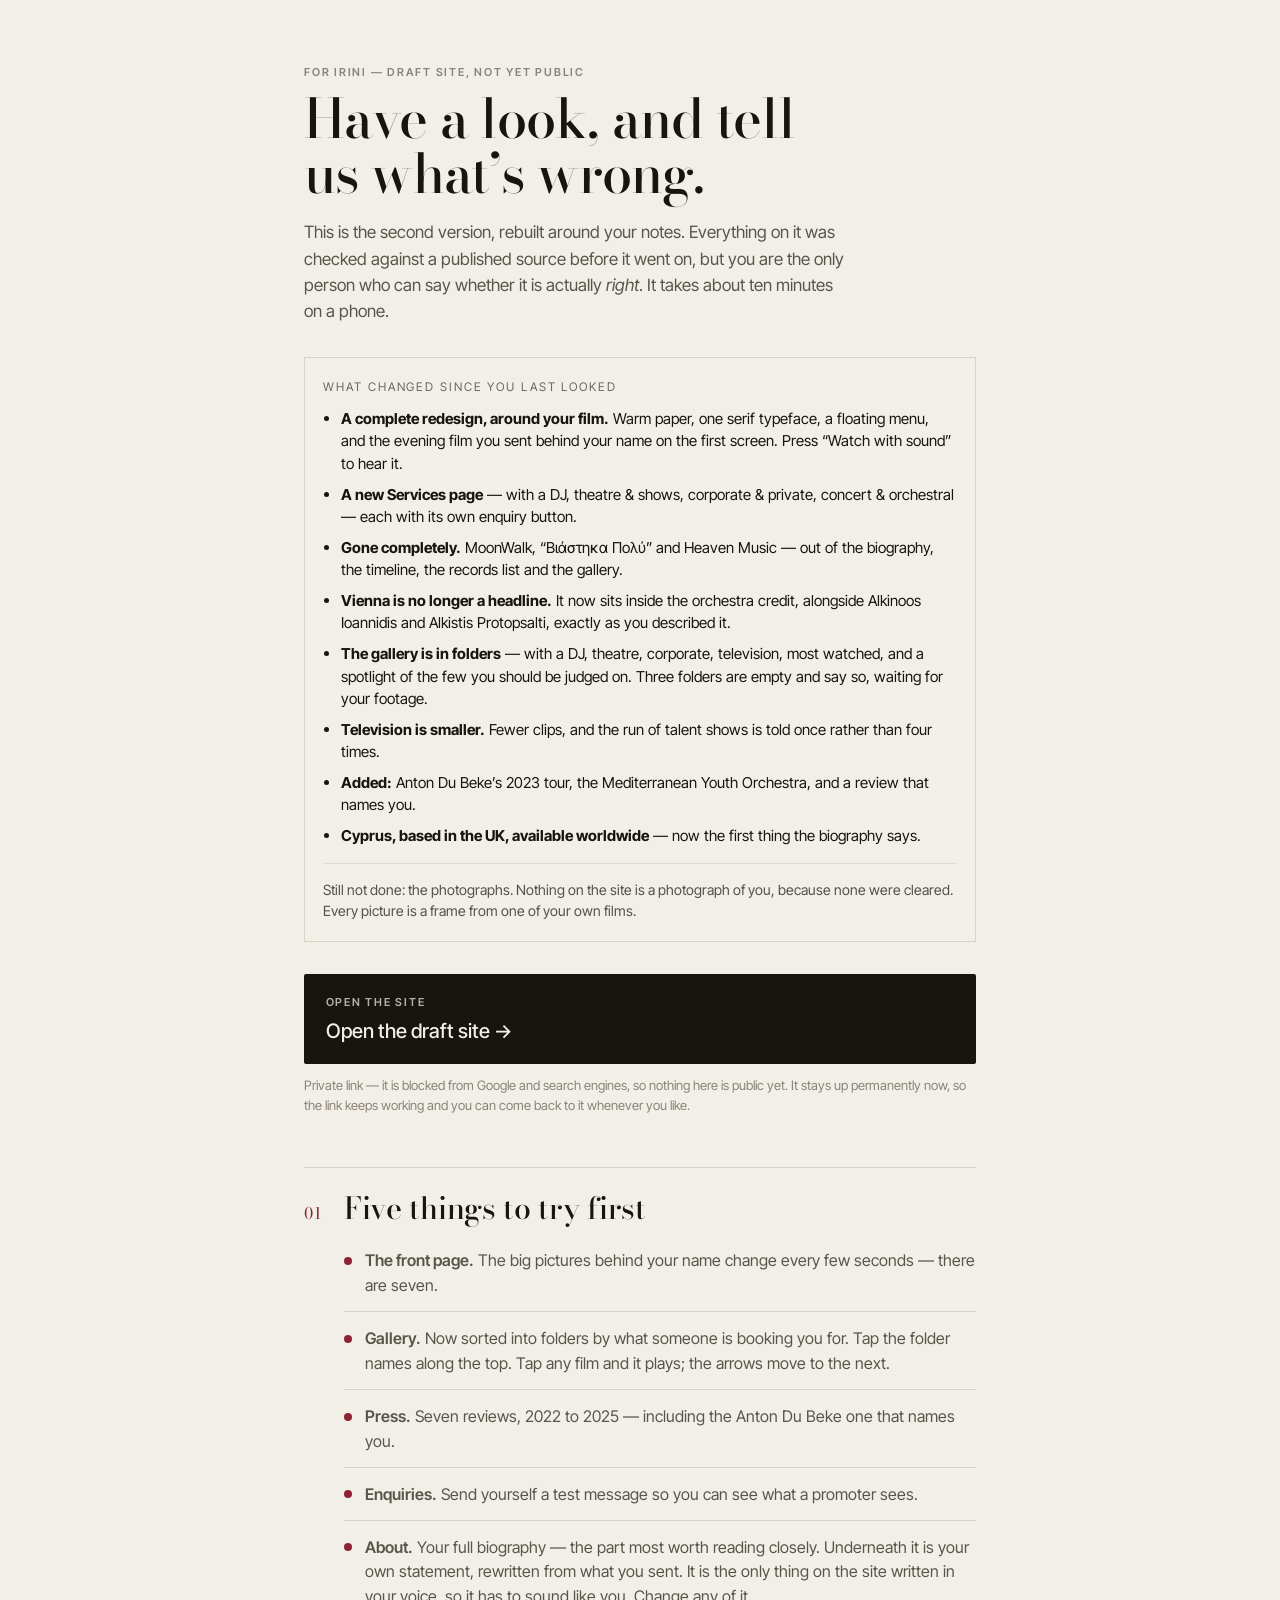
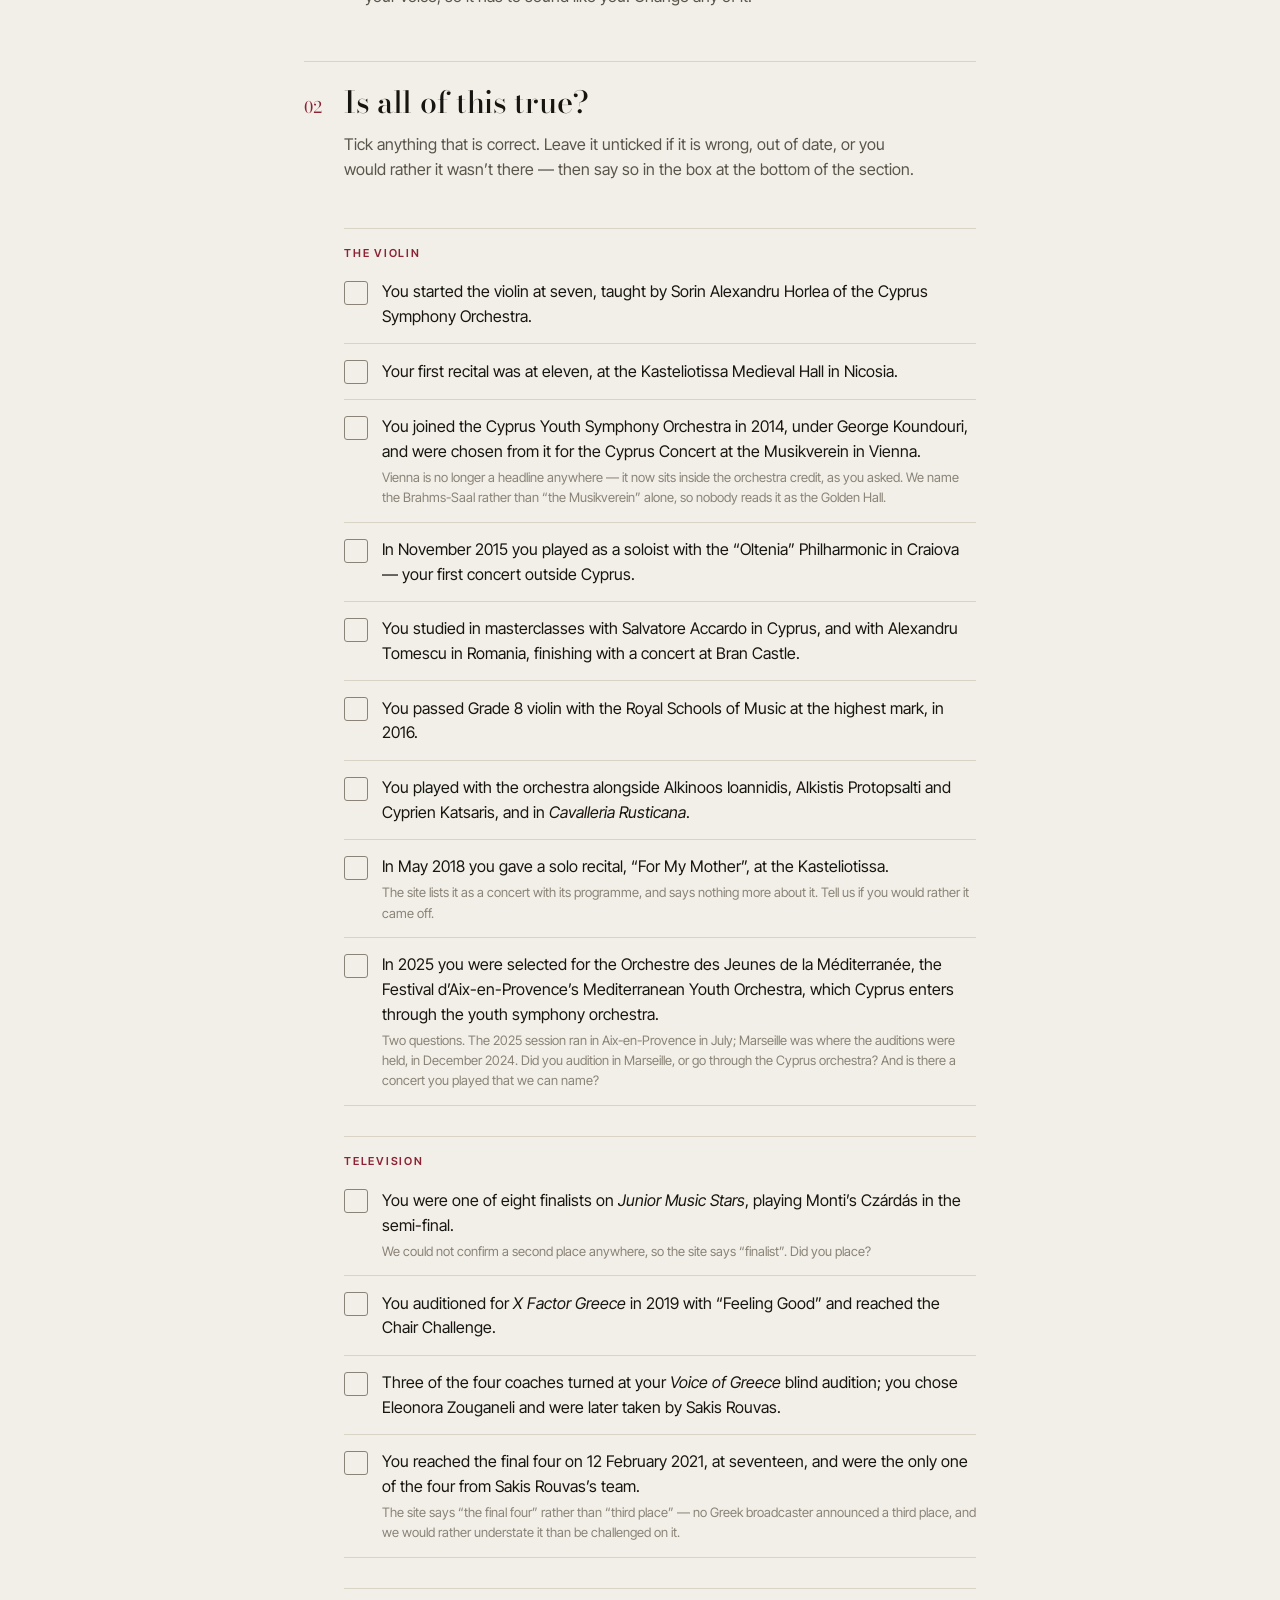
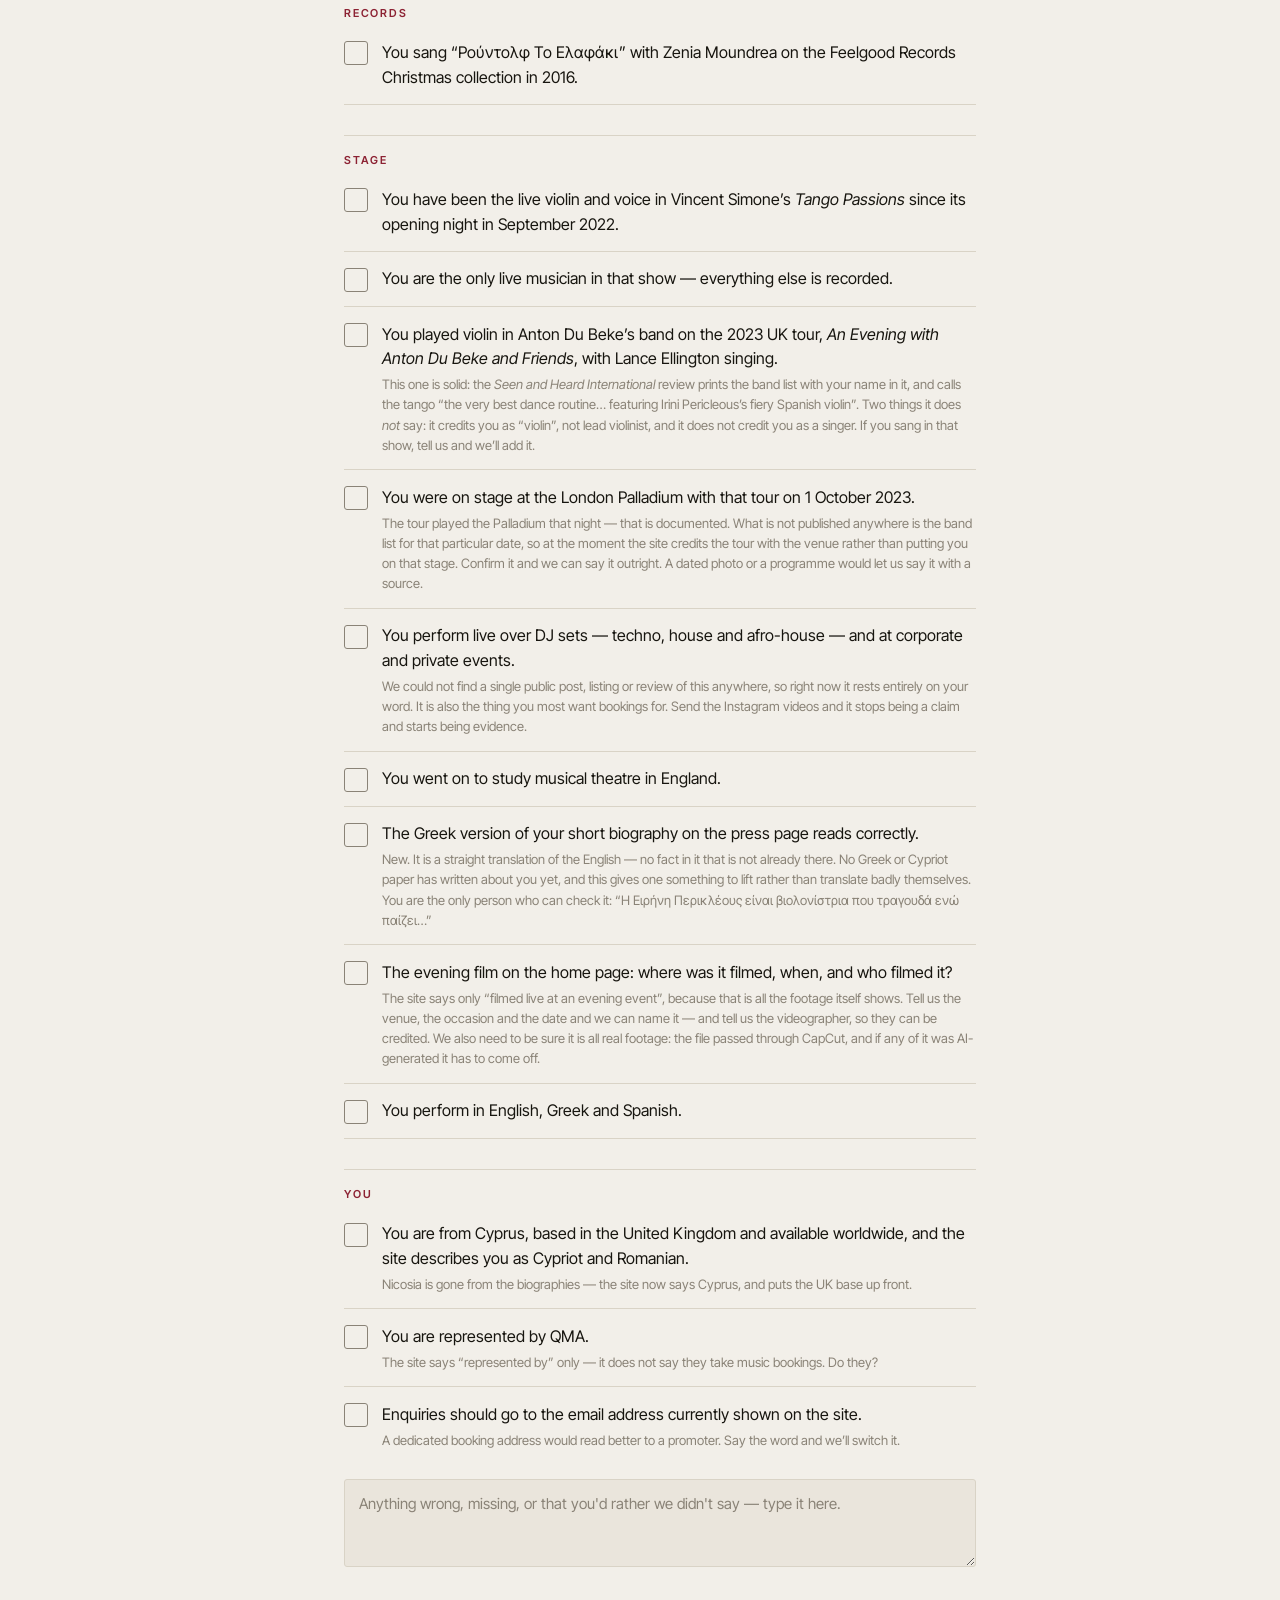
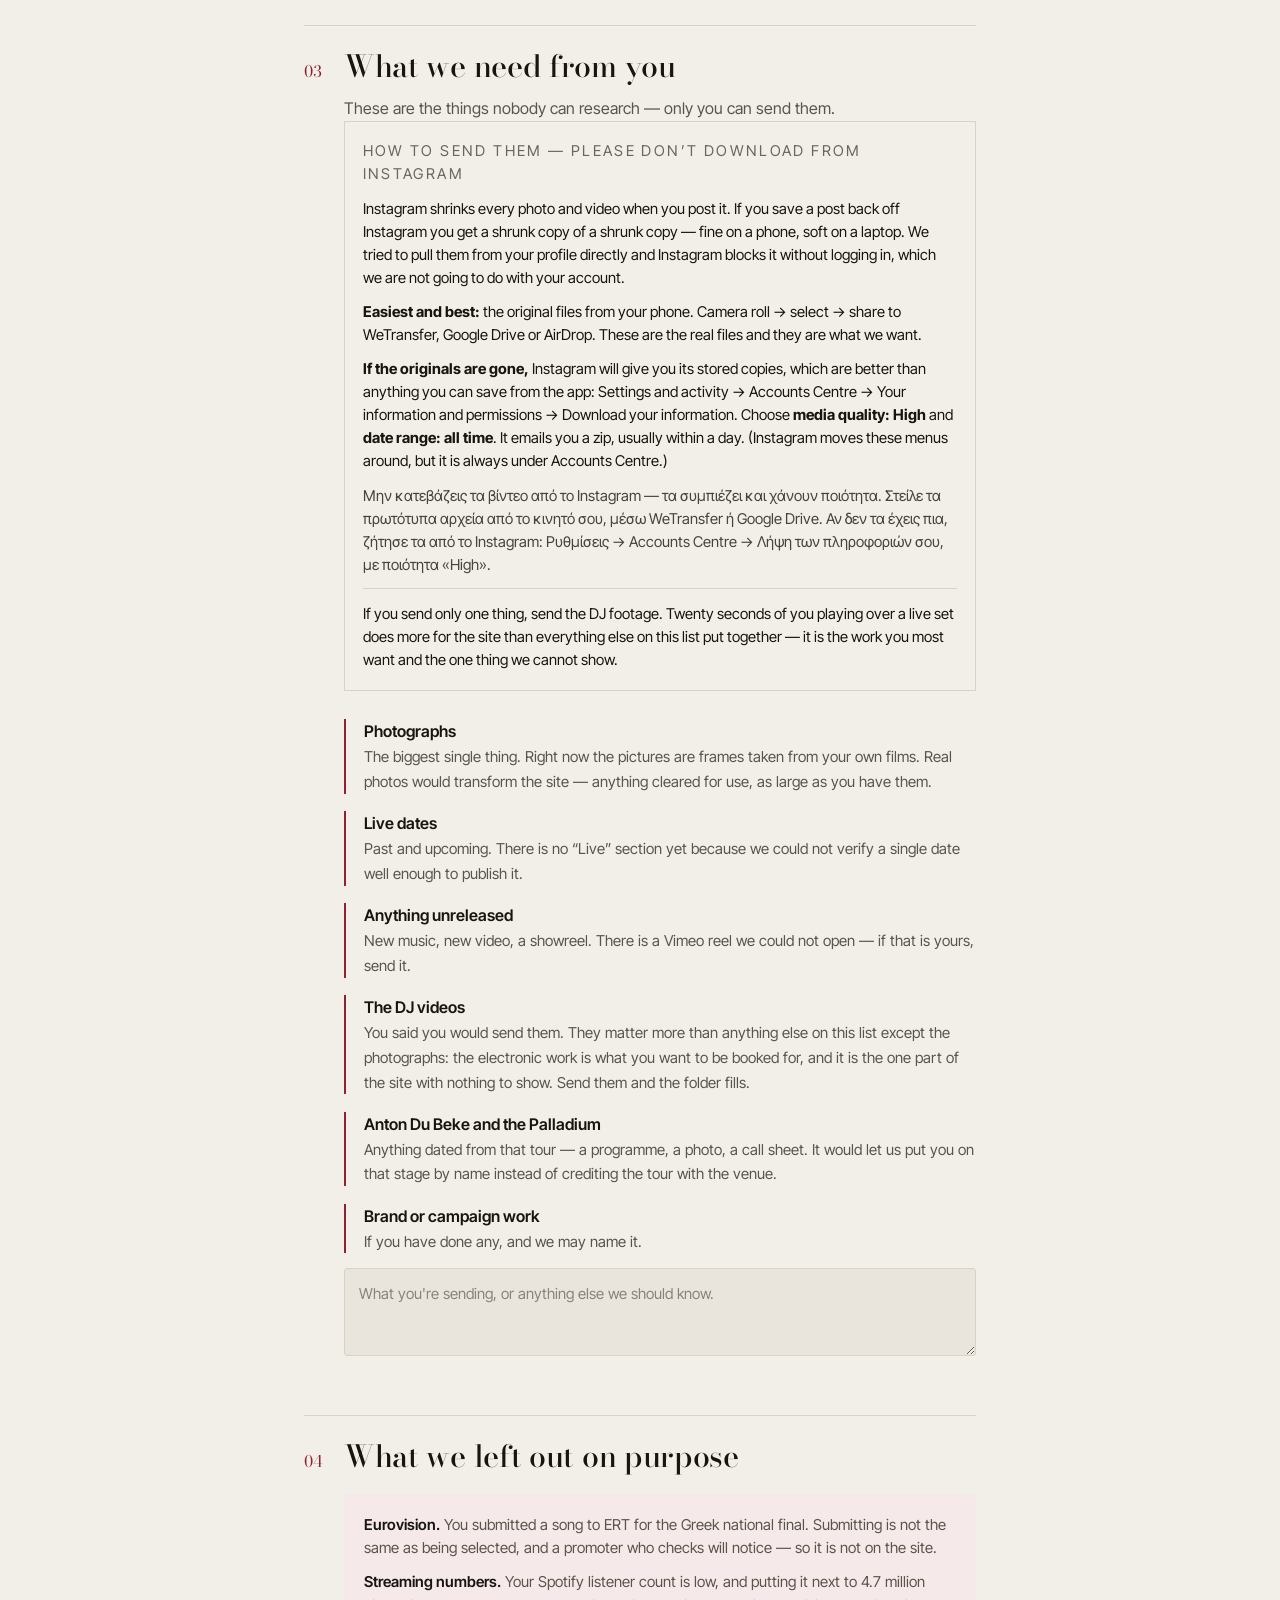
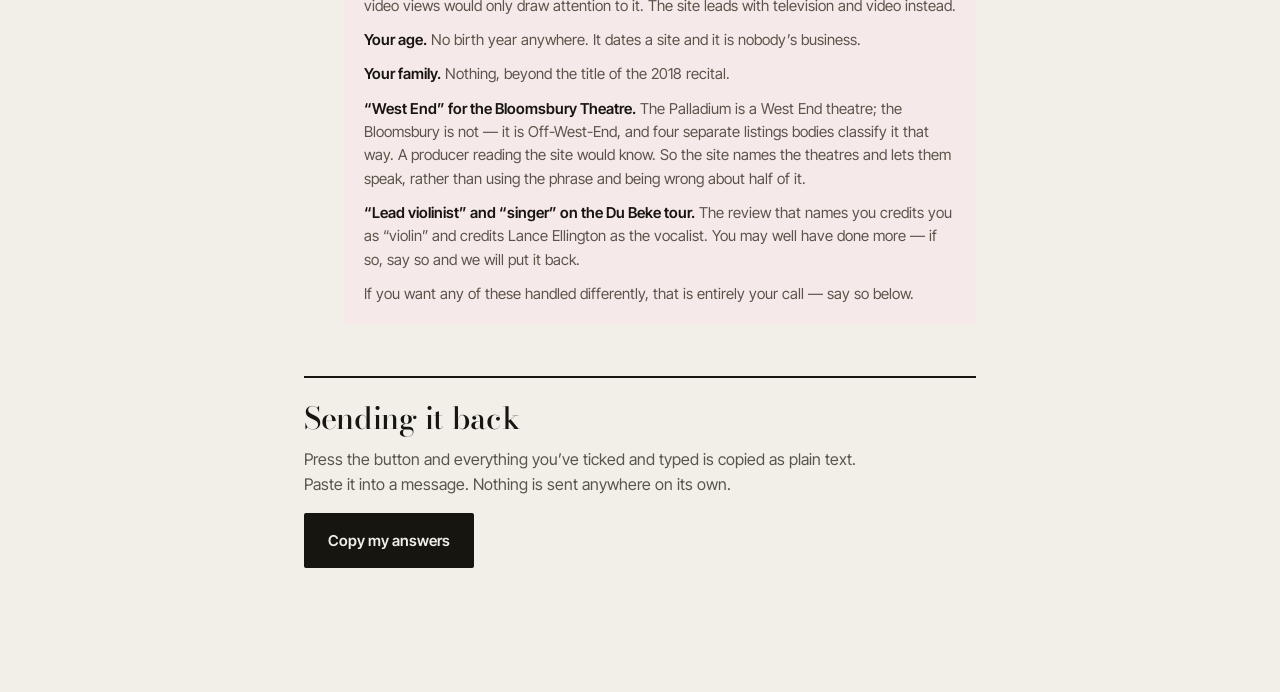
<file: review.html>
<!doctype html>
<html lang="en">
<head>
<meta charset="utf-8">
<meta name="viewport" content="width=device-width, initial-scale=1">
<meta name="robots" content="noindex, nofollow">
<title>Irini Pericleous Site Review</title>
<link rel="preconnect" href="https://fonts.googleapis.com">
<link rel="preconnect" href="https://fonts.gstatic.com" crossorigin>
<link rel="stylesheet" href="https://fonts.googleapis.com/css2?family=Bodoni+Moda:opsz,wght@6..96,500&family=Inter+Tight:wght@400;500;600&display=swap">

<style>
  :root {
    --paper:      #f2efe9;
    --paper-sunk: #eae5dc;
    --ink:        #17150f;
    --ink-soft:   #5a554a;
    --ink-faint:  #8a8377;
    --rule:       #d9d3c6;
    --garnet:     #8c2233;
    --garnet-bg:  #f6e9e9;
    --ok:         #2f6b4f;

    --display: "Bodoni Moda", Didot, Georgia, serif;
    --sans: "Inter Tight", ui-sans-serif, system-ui, -apple-system, "Segoe UI", Roboto, sans-serif;
    color-scheme: light dark;
  }

  :root:not([data-theme="light"]) { }
  @media (prefers-color-scheme: dark) {
    :root:not([data-theme="light"]) {
      --paper:      #0c0b0a;
      --paper-sunk: #151312;
      --ink:        #efeae1;
      --ink-soft:   #b3ac9f;
      --ink-faint:  #857e72;
      --rule:       #2b2723;
      --garnet:     #e0798a;
      --garnet-bg:  #241417;
      --ok:         #7fc09b;
    }
  }
  :root[data-theme="dark"] {
    --paper:      #0c0b0a;
    --paper-sunk: #151312;
    --ink:        #efeae1;
    --ink-soft:   #b3ac9f;
    --ink-faint:  #857e72;
    --rule:       #2b2723;
    --garnet:     #e0798a;
    --garnet-bg:  #241417;
    --ok:         #7fc09b;
  }

  * { box-sizing: border-box; }

  body {
    background: var(--paper);
    color: var(--ink);
    font-family: var(--sans);
    font-size: 16px;
    line-height: 1.55;
    margin: 0;
    -webkit-font-smoothing: antialiased;
  }

  .wrap { max-width: 46rem; margin: 0 auto; padding: 2.5rem 1.25rem 5rem; }
  @media (min-width: 48rem) { .wrap { padding: 4rem 2rem 6rem; } }

  .eyebrow {
    font-size: .6875rem; font-weight: 600; letter-spacing: .16em;
    text-transform: uppercase; color: var(--ink-faint); margin: 0;
  }

  h1 {
    font-family: var(--display);
    font-weight: 500;
    font-size: clamp(2.1rem, 7vw, 3.4rem);
    line-height: 1.02;
    letter-spacing: -.02em;
    margin: .6rem 0 0;
    text-wrap: balance;
  }

  .standfirst {
    font-size: 1.0625rem; color: var(--ink-soft);
    margin: 1.1rem 0 0; max-width: 34rem; text-wrap: pretty;
  }

  /* --- The link, which is the point of the page --------------------- */
  .visit {
    display: block; margin-top: 2rem; padding: 1.25rem 1.35rem;
    background: var(--ink); color: var(--paper);
    text-decoration: none; border-radius: 2px;
  }
  .visit:hover, .visit:focus-visible { background: var(--garnet); color: #fff; }
  .visit .label {
    font-size: .6875rem; font-weight: 600; letter-spacing: .16em;
    text-transform: uppercase; opacity: .72; display: block;
  }
  .visit .url {
    font-size: clamp(.95rem, 3.4vw, 1.25rem); font-weight: 500;
    margin-top: .4rem; display: block; word-break: break-all; line-height: 1.3;
  }
  .visit-note {
    font-size: .8125rem; color: var(--ink-faint);
    margin: .7rem 0 0;
  }

  .changed { margin-top: 2rem; border: 1px solid var(--rule); padding: 1.25rem 1.15rem; }
  .changed-h { margin: 0 0 .75rem; font-size: .74rem; letter-spacing: .16em; text-transform: uppercase; opacity: .62; }
  .changed ul { margin: 0; padding-left: 1.1rem; display: grid; gap: .5rem; }
  .changed li { font-size: .94rem; line-height: 1.5; }
  .changed-n { margin: 1rem 0 0; padding-top: .9rem; border-top: 1px solid var(--rule); font-size: .88rem; line-height: 1.5; opacity: .72; }

  .howto { border: 1px solid var(--rule); padding: 1.15rem 1.1rem; margin: 0 0 1.75rem; }
  .howto-h { margin: 0 0 .8rem; font-size: .74rem; letter-spacing: .16em; text-transform: uppercase; opacity: .62; }
  .howto p { margin: 0 0 .7rem; font-size: .93rem; line-height: 1.55; }
  .howto p:last-child { margin-bottom: 0; }
  .howto-el { opacity: .78; }
  .howto-n { margin-top: .95rem; padding-top: .85rem; border-top: 1px solid var(--rule); font-size: .9rem; }

  /* --- Numbered sections: the numbering is the review order ---------- */
  section { margin-top: 3.25rem; border-top: 1px solid var(--rule); padding-top: 1.5rem; }
  .head { display: flex; gap: .9rem; align-items: baseline; }
  .num {
    font-family: var(--display); font-size: 1rem; color: var(--garnet);
    font-variant-numeric: tabular-nums; min-width: 1.6rem;
  }
  h2 {
    font-family: var(--display); font-weight: 500;
    font-size: clamp(1.4rem, 4.4vw, 1.9rem); line-height: 1.1;
    margin: 0; letter-spacing: -.01em; text-wrap: balance;
  }
  .lede { color: var(--ink-soft); margin: .75rem 0 0 2.5rem; max-width: 36rem; }
  @media (max-width: 34rem) { .lede { margin-left: 0; } }

  .body { margin-left: 2.5rem; }
  @media (max-width: 34rem) { .body { margin-left: 0; } }

  ol.looks { list-style: none; padding: 0; margin: 1.4rem 0 0; display: grid; gap: .85rem; }
  ol.looks li {
    display: grid; grid-template-columns: auto 1fr; gap: .8rem;
    padding-bottom: .85rem; border-bottom: 1px solid var(--rule);
  }
  ol.looks li:last-child { border-bottom: 0; padding-bottom: 0; }
  ol.looks .dot {
    width: .5rem; height: .5rem; border-radius: 50%;
    background: var(--garnet); margin-top: .55rem;
  }
  ol.looks strong { font-weight: 600; }
  ol.looks span { color: var(--ink-soft); }

  /* --- Fact checklist ------------------------------------------------ */
  .facts { margin: 1.5rem 0 0; display: grid; gap: 0; }
  .fact {
    display: grid; grid-template-columns: auto 1fr; gap: .85rem;
    padding: .9rem 0; border-bottom: 1px solid var(--rule);
    align-items: start;
  }
  .fact:last-of-type { border-bottom: 0; }
  .fact input[type="checkbox"] {
    appearance: none; -webkit-appearance: none;
    width: 1.5rem; height: 1.5rem; margin: .1rem 0 0;
    border: 1.5px solid var(--ink-faint); border-radius: 3px;
    background: var(--paper); cursor: pointer; flex: none; position: relative;
  }
  .fact input[type="checkbox"]:checked {
    background: var(--ok); border-color: var(--ok);
  }
  .fact input[type="checkbox"]:checked::after {
    content: ""; position: absolute; left: .45rem; top: .18rem;
    width: .32rem; height: .68rem; border: solid var(--paper);
    border-width: 0 2px 2px 0; transform: rotate(45deg);
  }
  .fact label { cursor: pointer; }
  .fact .claim { display: block; }
  .fact .src { display: block; font-size: .8125rem; color: var(--ink-faint); margin-top: .2rem; }
  .group {
    font-size: .6875rem; font-weight: 600; letter-spacing: .16em;
    text-transform: uppercase; color: var(--garnet);
    margin: 1.9rem 0 .2rem; padding-top: 1rem; border-top: 1px solid var(--rule);
  }
  .group:first-of-type { margin-top: 1.4rem; }

  textarea {
    width: 100%; margin-top: .9rem; padding: .8rem .9rem;
    font: inherit; font-size: .9375rem;
    background: var(--paper-sunk); color: var(--ink);
    border: 1px solid var(--rule); border-radius: 3px;
    min-height: 5.5rem; resize: vertical;
  }
  textarea::placeholder { color: var(--ink-faint); }

  ul.need { list-style: none; padding: 0; margin: 1.3rem 0 0; display: grid; gap: 1.1rem; }
  ul.need li { padding-left: 1.1rem; border-left: 2px solid var(--garnet); }
  ul.need strong { display: block; font-weight: 600; }
  ul.need span { color: var(--ink-soft); font-size: .9375rem; }

  .left-out { background: var(--garnet-bg); padding: 1.15rem 1.25rem; border-radius: 3px; margin-top: 1.3rem; }
  .left-out p { margin: 0 0 .7rem; font-size: .9375rem; color: var(--ink-soft); }
  .left-out p:last-child { margin-bottom: 0; }
  .left-out b { color: var(--ink); font-weight: 600; }

  /* --- Send back ----------------------------------------------------- */
  .send { margin-top: 3.25rem; border-top: 2px solid var(--ink); padding-top: 1.5rem; }
  button.copy {
    font: inherit; font-weight: 600; font-size: .9375rem;
    background: var(--ink); color: var(--paper);
    border: 0; border-radius: 2px; padding: 1rem 1.5rem;
    cursor: pointer; width: 100%; margin-top: 1rem;
  }
  button.copy:hover, button.copy:focus-visible { background: var(--garnet); color: #fff; }
  @media (min-width: 34rem) { button.copy { width: auto; } }
  .status { font-size: .875rem; color: var(--ok); margin: .7rem 0 0; min-height: 1.2em; font-weight: 500; }

  a { color: var(--garnet); }
  :focus-visible { outline: 2px solid var(--garnet); outline-offset: 2px; }
  @media (prefers-reduced-motion: reduce) { * { transition: none !important; } }
</style>

</head>
<body>
<div class="wrap">

  <p class="eyebrow">For Irini — draft site, not yet public</p>
  <h1>Have a look, and tell us what&rsquo;s wrong.</h1>
  <p class="standfirst">
    This is the second version, rebuilt around your notes. Everything on it was checked
    against a published source before it went on, but you are the only person who can say
    whether it is actually <em>right</em>. It takes about ten minutes on a phone.
  </p>

  <div class="changed">
    <p class="changed-h">What changed since you last looked</p>
    <ul>
      <li><strong>A complete redesign, around your film.</strong> Warm paper, one serif typeface, a floating menu, and the evening film you sent behind your name on the first screen. Press &ldquo;Watch with sound&rdquo; to hear it.</li>
      <li><strong>A new Services page</strong> &mdash; with a DJ, theatre &amp; shows, corporate &amp; private, concert &amp; orchestral &mdash; each with its own enquiry button.</li>
      <li><strong>Gone completely.</strong> MoonWalk, &ldquo;Βιάστηκα Πολύ&rdquo; and Heaven Music &mdash; out of the biography, the timeline, the records list and the gallery.</li>
      <li><strong>Vienna is no longer a headline.</strong> It now sits inside the orchestra credit, alongside Alkinoos Ioannidis and Alkistis Protopsalti, exactly as you described it.</li>
      <li><strong>The gallery is in folders</strong> &mdash; with a DJ, theatre, corporate, television, most watched, and a spotlight of the few you should be judged on. Three folders are empty and say so, waiting for your footage.</li>
      <li><strong>Television is smaller.</strong> Fewer clips, and the run of talent shows is told once rather than four times.</li>
      <li><strong>Added:</strong> Anton Du Beke&rsquo;s 2023 tour, the Mediterranean Youth Orchestra, and a review that names you.</li>
      <li><strong>Cyprus, based in the UK, available worldwide</strong> &mdash; now the first thing the biography says.</li>
    </ul>
    <p class="changed-n">
      Still not done: the photographs. Nothing on the site is a photograph of you, because
      none were cleared. Every picture is a frame from one of your own films.
    </p>
  </div>

  <a class="visit" id="visit" href="./">
    <span class="label">Open the site</span>
    <span class="url">Open the draft site &rarr;</span>
  </a>
  <p class="visit-note">
    Private link — it is blocked from Google and search engines, so nothing here is
    public yet. It stays up permanently now, so the link keeps working and you can come
    back to it whenever you like.
  </p>

  <!-- 01 -->
  <section>
    <div class="head"><span class="num">01</span><h2>Five things to try first</h2></div>
    <div class="body">
      <ol class="looks">
        <li><span class="dot"></span><span><strong>The front page.</strong> The big pictures behind your name change every few seconds &mdash; there are seven.</span></li>
        <li><span class="dot"></span><span><strong>Gallery.</strong> Now sorted into folders by what someone is booking you for. Tap the folder names along the top. Tap any film and it plays; the arrows move to the next.</span></li>
        <li><span class="dot"></span><span><strong>Press.</strong> Seven reviews, 2022 to 2025 &mdash; including the Anton Du Beke one that names you.</span></li>
        <li><span class="dot"></span><span><strong>Enquiries.</strong> Send yourself a test message so you can see what a promoter sees.</span></li>
        <li><span class="dot"></span><span><strong>About.</strong> Your full biography &mdash; the part most worth reading closely. Underneath it is your own statement, rewritten from what you sent. It is the only thing on the site written in your voice, so it has to sound like you. Change any of it.</span></li>
      </ol>
    </div>
  </section>

  <!-- 02 -->
  <section>
    <div class="head"><span class="num">02</span><h2>Is all of this true?</h2></div>
    <p class="lede">
      Tick anything that is correct. Leave it unticked if it is wrong, out of date, or you
      would rather it wasn&rsquo;t there &mdash; then say so in the box at the bottom of the section.
    </p>
    <div class="body">
      <div class="facts" id="facts">

        <p class="group">The violin</p>
        <div class="fact"><input type="checkbox" id="f1"><label for="f1"><span class="claim">You started the violin at seven, taught by Sorin Alexandru Horlea of the Cyprus Symphony Orchestra.</span></label></div>
        <div class="fact"><input type="checkbox" id="f2"><label for="f2"><span class="claim">Your first recital was at eleven, at the Kasteliotissa Medieval Hall in Nicosia.</span></label></div>
        <div class="fact"><input type="checkbox" id="f3"><label for="f3"><span class="claim">You joined the Cyprus Youth Symphony Orchestra in 2014, under George Koundouri, and were chosen from it for the Cyprus Concert at the Musikverein in Vienna.</span><span class="src">Vienna is no longer a headline anywhere &mdash; it now sits inside the orchestra credit, as you asked. We name the Brahms-Saal rather than &ldquo;the Musikverein&rdquo; alone, so nobody reads it as the Golden Hall.</span></label></div>
        <div class="fact"><input type="checkbox" id="f4"><label for="f4"><span class="claim">In November 2015 you played as a soloist with the &ldquo;Oltenia&rdquo; Philharmonic in Craiova &mdash; your first concert outside Cyprus.</span></label></div>
        <div class="fact"><input type="checkbox" id="f5"><label for="f5"><span class="claim">You studied in masterclasses with Salvatore Accardo in Cyprus, and with Alexandru Tomescu in Romania, finishing with a concert at Bran Castle.</span></label></div>
        <div class="fact"><input type="checkbox" id="f6"><label for="f6"><span class="claim">You passed Grade 8 violin with the Royal Schools of Music at the highest mark, in 2016.</span></label></div>
        <div class="fact"><input type="checkbox" id="f8"><label for="f8"><span class="claim">You played with the orchestra alongside Alkinoos Ioannidis, Alkistis Protopsalti and Cyprien Katsaris, and in <em>Cavalleria Rusticana</em>.</span></label></div>
        <div class="fact"><input type="checkbox" id="f9"><label for="f9"><span class="claim">In May 2018 you gave a solo recital, &ldquo;For My Mother&rdquo;, at the Kasteliotissa.</span><span class="src">The site lists it as a concert with its programme, and says nothing more about it. Tell us if you would rather it came off.</span></label></div>

        <div class="fact"><input type="checkbox" id="f25"><label for="f25"><span class="claim">In 2025 you were selected for the Orchestre des Jeunes de la M&eacute;diterran&eacute;e, the Festival d&rsquo;Aix-en-Provence&rsquo;s Mediterranean Youth Orchestra, which Cyprus enters through the youth symphony orchestra.</span><span class="src">Two questions. The 2025 session ran in Aix-en-Provence in July; Marseille was where the auditions were held, in December 2024. Did you audition in Marseille, or go through the Cyprus orchestra? And is there a concert you played that we can name?</span></label></div>

        <p class="group">Television</p>
        <div class="fact"><input type="checkbox" id="f10"><label for="f10"><span class="claim">You were one of eight finalists on <em>Junior Music Stars</em>, playing Monti&rsquo;s Czárdás in the semi-final.</span><span class="src">We could not confirm a second place anywhere, so the site says &ldquo;finalist&rdquo;. Did you place?</span></label></div>
        <div class="fact"><input type="checkbox" id="f11"><label for="f11"><span class="claim">You auditioned for <em>X Factor Greece</em> in 2019 with &ldquo;Feeling Good&rdquo; and reached the Chair Challenge.</span></label></div>
        <div class="fact"><input type="checkbox" id="f12"><label for="f12"><span class="claim">Three of the four coaches turned at your <em>Voice of Greece</em> blind audition; you chose Eleonora Zouganeli and were later taken by Sakis Rouvas.</span></label></div>
        <div class="fact"><input type="checkbox" id="f13"><label for="f13"><span class="claim">You reached the final four on 12 February 2021, at seventeen, and were the only one of the four from Sakis Rouvas&rsquo;s team.</span><span class="src">The site says &ldquo;the final four&rdquo; rather than &ldquo;third place&rdquo; &mdash; no Greek broadcaster announced a third place, and we would rather understate it than be challenged on it.</span></label></div>

        <p class="group">Records</p>
        <div class="fact"><input type="checkbox" id="f15"><label for="f15"><span class="claim">You sang &ldquo;Ρούντολφ Το Ελαφάκι&rdquo; with Zenia Moundrea on the Feelgood Records Christmas collection in 2016.</span></label></div>

        <p class="group">Stage</p>
        <div class="fact"><input type="checkbox" id="f16"><label for="f16"><span class="claim">You have been the live violin and voice in Vincent Simone&rsquo;s <em>Tango Passions</em> since its opening night in September 2022.</span></label></div>
        <div class="fact"><input type="checkbox" id="f17"><label for="f17"><span class="claim">You are the only live musician in that show &mdash; everything else is recorded.</span></label></div>
        <div class="fact"><input type="checkbox" id="f26"><label for="f26"><span class="claim">You played violin in Anton Du Beke&rsquo;s band on the 2023 UK tour, <em>An Evening with Anton Du Beke and Friends</em>, with Lance Ellington singing.</span><span class="src">This one is solid: the <em>Seen and Heard International</em> review prints the band list with your name in it, and calls the tango &ldquo;the very best dance routine&hellip; featuring Irini Pericleous&rsquo;s fiery Spanish violin&rdquo;. Two things it does <em>not</em> say: it credits you as &ldquo;violin&rdquo;, not lead violinist, and it does not credit you as a singer. If you sang in that show, tell us and we&rsquo;ll add it.</span></label></div>
        <div class="fact"><input type="checkbox" id="f27"><label for="f27"><span class="claim">You were on stage at the London Palladium with that tour on 1 October 2023.</span><span class="src">The tour played the Palladium that night &mdash; that is documented. What is not published anywhere is the band list for that particular date, so at the moment the site credits the tour with the venue rather than putting you on that stage. Confirm it and we can say it outright. A dated photo or a programme would let us say it with a source.</span></label></div>
        <div class="fact"><input type="checkbox" id="f28"><label for="f28"><span class="claim">You perform live over DJ sets &mdash; techno, house and afro-house &mdash; and at corporate and private events.</span><span class="src">We could not find a single public post, listing or review of this anywhere, so right now it rests entirely on your word. It is also the thing you most want bookings for. Send the Instagram videos and it stops being a claim and starts being evidence.</span></label></div>
        <div class="fact"><input type="checkbox" id="f19"><label for="f19"><span class="claim">You went on to study musical theatre in England.</span></label></div>
        <div class="fact"><input type="checkbox" id="f29"><label for="f29"><span class="claim">The Greek version of your short biography on the press page reads correctly.</span><span class="src">New. It is a straight translation of the English &mdash; no fact in it that is not already there. No Greek or Cypriot paper has written about you yet, and this gives one something to lift rather than translate badly themselves. You are the only person who can check it: &ldquo;Η Ειρήνη Περικλέους είναι βιολονίστρια που τραγουδά ενώ παίζει&hellip;&rdquo;</span></label></div>
        <div class="fact"><input type="checkbox" id="f30"><label for="f30"><span class="claim">The evening film on the home page: where was it filmed, when, and who filmed it?</span><span class="src">The site says only &ldquo;filmed live at an evening event&rdquo;, because that is all the footage itself shows. Tell us the venue, the occasion and the date and we can name it &mdash; and tell us the videographer, so they can be credited. We also need to be sure it is all real footage: the file passed through CapCut, and if any of it was AI-generated it has to come off.</span></label></div>
        <div class="fact"><input type="checkbox" id="f20"><label for="f20"><span class="claim">You perform in English, Greek and Spanish.</span></label></div>

        <p class="group">You</p>
        <div class="fact"><input type="checkbox" id="f21"><label for="f21"><span class="claim">You are from Cyprus, based in the United Kingdom and available worldwide, and the site describes you as Cypriot and Romanian.</span><span class="src">Nicosia is gone from the biographies &mdash; the site now says Cyprus, and puts the UK base up front.</span></label></div>
        <div class="fact"><input type="checkbox" id="f22"><label for="f22"><span class="claim">You are represented by QMA.</span><span class="src">The site says &ldquo;represented by&rdquo; only &mdash; it does not say they take music bookings. Do they?</span></label></div>
        <div class="fact"><input type="checkbox" id="f23"><label for="f23"><span class="claim">Enquiries should go to the email address currently shown on the site.</span><span class="src">A dedicated booking address would read better to a promoter. Say the word and we&rsquo;ll switch it.</span></label></div>
      </div>

      <textarea id="corrections" placeholder="Anything wrong, missing, or that you'd rather we didn't say — type it here."></textarea>
    </div>
  </section>

  <!-- 03 -->
  <section>
    <div class="head"><span class="num">03</span><h2>What we need from you</h2></div>
    <p class="lede">These are the things nobody can research &mdash; only you can send them.</p>
    <div class="body">

      <div class="howto">
        <p class="howto-h">How to send them &mdash; please don&rsquo;t download from Instagram</p>
        <p>Instagram shrinks every photo and video when you post it. If you save a post back
        off Instagram you get a shrunk copy of a shrunk copy &mdash; fine on a phone, soft on a
        laptop. We tried to pull them from your profile directly and Instagram blocks it
        without logging in, which we are not going to do with your account.</p>
        <p><strong>Easiest and best:</strong> the original files from your phone. Camera roll
        &rarr; select &rarr; share to WeTransfer, Google Drive or AirDrop. These are the real
        files and they are what we want.</p>
        <p><strong>If the originals are gone,</strong> Instagram will give you its stored copies,
        which are better than anything you can save from the app: Settings and activity &rarr;
        Accounts Centre &rarr; Your information and permissions &rarr; Download your information.
        Choose <strong>media quality: High</strong> and <strong>date range: all time</strong>.
        It emails you a zip, usually within a day. (Instagram moves these menus around, but it
        is always under Accounts Centre.)</p>
        <p class="howto-el" lang="el">Μην κατεβάζεις τα βίντεο από το Instagram &mdash; τα
        συμπιέζει και χάνουν ποιότητα. Στείλε τα πρωτότυπα αρχεία από το κινητό σου, μέσω
        WeTransfer ή Google Drive. Αν δεν τα έχεις πια, ζήτησε τα από το Instagram:
        Ρυθμίσεις &rarr; Accounts Centre &rarr; Λήψη των πληροφοριών σου, με ποιότητα
        &laquo;High&raquo;.</p>
        <p class="howto-n">If you send only one thing, send the DJ footage. Twenty seconds of
        you playing over a live set does more for the site than everything else on this list
        put together &mdash; it is the work you most want and the one thing we cannot show.</p>
      </div>

      <ul class="need">
        <li><strong>Photographs</strong><span>The biggest single thing. Right now the pictures are frames taken from your own films. Real photos would transform the site &mdash; anything cleared for use, as large as you have them.</span></li>
        <li><strong>Live dates</strong><span>Past and upcoming. There is no &ldquo;Live&rdquo; section yet because we could not verify a single date well enough to publish it.</span></li>
        <li><strong>Anything unreleased</strong><span>New music, new video, a showreel. There is a Vimeo reel we could not open &mdash; if that is yours, send it.</span></li>
        <li><strong>The DJ videos</strong><span>You said you would send them. They matter more than anything else on this list except the photographs: the electronic work is what you want to be booked for, and it is the one part of the site with nothing to show. Send them and the folder fills.</span></li>
        <li><strong>Anton Du Beke and the Palladium</strong><span>Anything dated from that tour &mdash; a programme, a photo, a call sheet. It would let us put you on that stage by name instead of crediting the tour with the venue.</span></li>
        <li><strong>Brand or campaign work</strong><span>If you have done any, and we may name it.</span></li>
      </ul>
      <textarea id="sending" placeholder="What you're sending, or anything else we should know."></textarea>
    </div>
  </section>

  <!-- 04 -->
  <section>
    <div class="head"><span class="num">04</span><h2>What we left out on purpose</h2></div>
    <div class="body">
      <div class="left-out">
        <p><b>Eurovision.</b> You submitted a song to ERT for the Greek national final. Submitting is not the same as being selected, and a promoter who checks will notice &mdash; so it is not on the site.</p>
        <p><b>Streaming numbers.</b> Your Spotify listener count is low, and putting it next to 4.7 million video views would only draw attention to it. The site leads with television and video instead.</p>
        <p><b>Your age.</b> No birth year anywhere. It dates a site and it is nobody&rsquo;s business.</p>
        <p><b>Your family.</b> Nothing, beyond the title of the 2018 recital.</p>
        <p><b>&ldquo;West End&rdquo; for the Bloomsbury Theatre.</b> The Palladium is a West End theatre; the Bloomsbury is not &mdash; it is Off-West-End, and four separate listings bodies classify it that way. A producer reading the site would know. So the site names the theatres and lets them speak, rather than using the phrase and being wrong about half of it.</p>
        <p><b>&ldquo;Lead violinist&rdquo; and &ldquo;singer&rdquo; on the Du Beke tour.</b> The review that names you credits you as &ldquo;violin&rdquo; and credits Lance Ellington as the vocalist. You may well have done more &mdash; if so, say so and we will put it back.</p>
        <p>If you want any of these handled differently, that is entirely your call &mdash; say so below.</p>
      </div>
    </div>
  </section>

  <!-- Send back -->
  <div class="send">
    <h2>Sending it back</h2>
    <p class="lede" style="margin-left:0">
      Press the button and everything you&rsquo;ve ticked and typed is copied as plain text.
      Paste it into a message. Nothing is sent anywhere on its own.
    </p>
    <button class="copy" id="copy" type="button">Copy my answers</button>
    <p class="status" id="status" role="status" aria-live="polite"></p>
  </div>
</div>

<script>
  (function () {
    var KEY = "irini-review-v1";
    var boxes = Array.prototype.slice.call(document.querySelectorAll('#facts input[type="checkbox"]'));
    var areas = [document.getElementById("corrections"), document.getElementById("sending")];

    // Restore anything from a previous sitting on this device.
    try {
      var saved = JSON.parse(localStorage.getItem(KEY) || "{}");
      boxes.forEach(function (b) { if (saved[b.id]) b.checked = true; });
      areas.forEach(function (a) { if (saved[a.id]) a.value = saved[a.id]; });
    } catch (e) { /* private mode, or storage blocked — the page still works */ }

    function save() {
      var state = {};
      boxes.forEach(function (b) { if (b.checked) state[b.id] = 1; });
      areas.forEach(function (a) { if (a.value.trim()) state[a.id] = a.value; });
      try { localStorage.setItem(KEY, JSON.stringify(state)); } catch (e) {}
    }
    boxes.forEach(function (b) { b.addEventListener("change", save); });
    areas.forEach(function (a) { a.addEventListener("input", save); });

    function text(el) { return (el.textContent || "").replace(/\s+/g, " ").trim(); }

    document.getElementById("copy").addEventListener("click", function () {
      var wrong = [], right = 0;
      boxes.forEach(function (b) {
        var claim = text(b.parentNode.querySelector(".claim"));
        if (b.checked) { right++; } else { wrong.push("— " + claim); }
      });

      var out = ["IRINI — SITE REVIEW", ""];
      out.push("Confirmed correct: " + right + " of " + boxes.length);
      out.push("");
      if (wrong.length) {
        out.push("NOT CONFIRMED (wrong, out of date, or leave off):");
        out = out.concat(wrong);
        out.push("");
      }
      var c = document.getElementById("corrections").value.trim();
      if (c) { out.push("CORRECTIONS:", c, ""); }
      var s = document.getElementById("sending").value.trim();
      if (s) { out.push("SENDING / NOTES:", s, ""); }

      var payload = out.join("\n");
      var status = document.getElementById("status");

      function fallback() {
        var ta = document.createElement("textarea");
        ta.value = payload;
        ta.style.position = "fixed";
        ta.style.opacity = "0";
        document.body.appendChild(ta);
        ta.select();
        var ok = false;
        try { ok = document.execCommand("copy"); } catch (e) {}
        document.body.removeChild(ta);
        status.textContent = ok
          ? "Copied. Paste it into a message."
          : "Couldn't copy automatically — select the text above and copy it by hand.";
      }

      if (navigator.clipboard && navigator.clipboard.writeText) {
        navigator.clipboard.writeText(payload).then(function () {
          status.textContent = "Copied. Paste it into a message.";
        }, fallback);
      } else {
        fallback();
      }
    });
  })();
</script>

</body>
</html>
</file>
